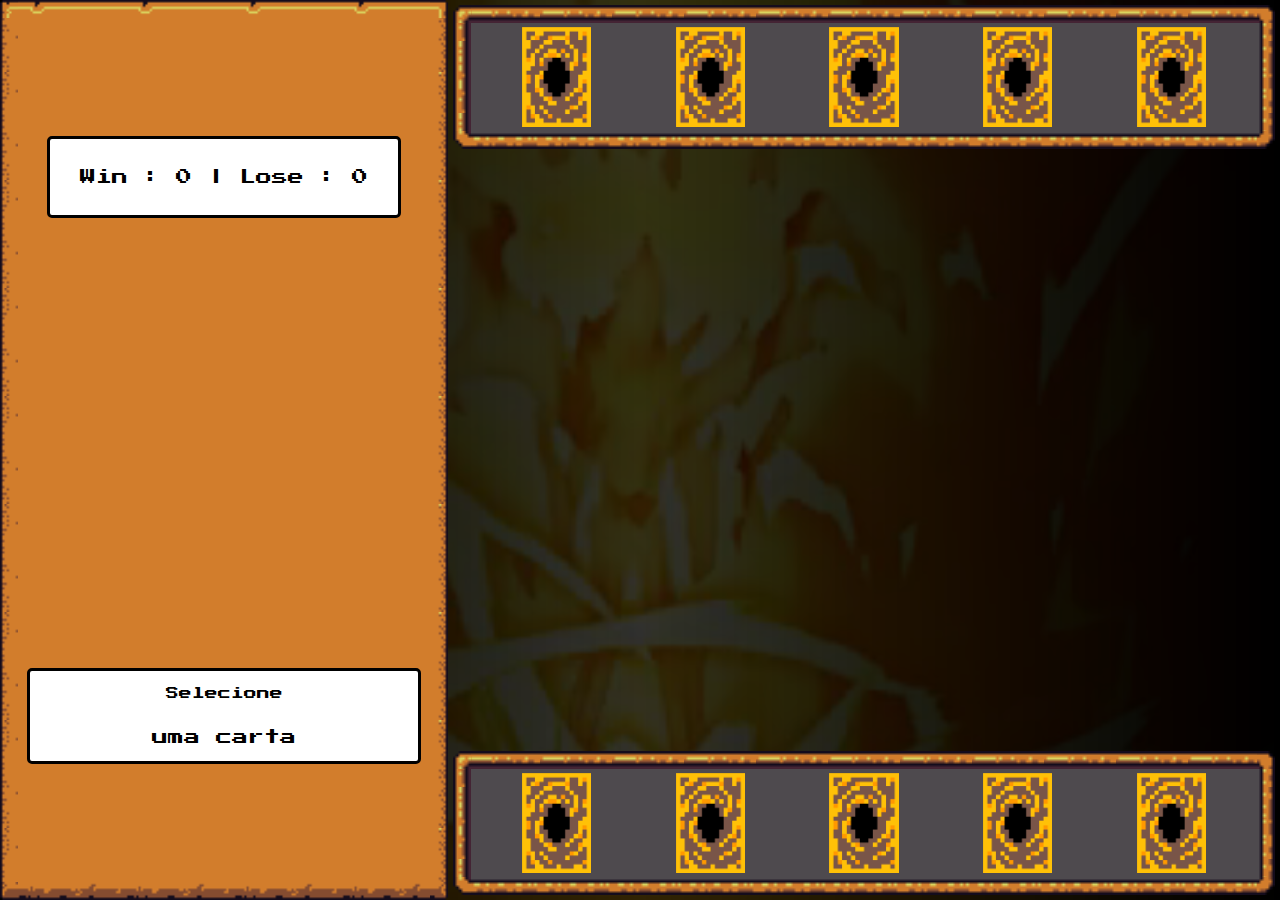
<file: cartas-game/index.html>
<!DOCTYPE html>
<html lang="pt-br">

<head>
    <meta charset="UTF-8">
    <meta name="viewport" content="width=device-width, initial-scale=1.0">
    <link rel="stylesheet" href="./src/styles/reset.css">
    <link rel="stylesheet" href="./src/styles/buttons.css">
    <link rel="stylesheet" href="./src/styles/containers_and_frames.css">
    <link rel="stylesheet" href="./src/styles/main.css">
    <link rel="preconnect" href="https://fonts.googleapis.com">
    <link rel="preconnect" href="https://fonts.gstatic.com" crossorigin>
    <link href="https://fonts.googleapis.com/css2?family=Press+Start+2P&display=swap" rel="stylesheet">
    <link rel="shortcut icon" href="./src/assets/favicon/Favicon.ico" type="image/x-icon">
    <title>Yu-Gi-Oh Card Game</title>
</head>

<body>
    <audio id="bgm" loop>
        <source src="./src/assets/audios/egyptian_duel.mp3" type="audio/mp3">
    </audio>
    <div class="bg-video">
        <video class="video" autoplay loop muted>
            <source src="./src/assets/video/yugi.mp4" type="video/mp4" />
        </video>
    </div>

    <div class="container">
        <div class="container__left framed-golden-2">
            <div class="score_box frame">
                <span id="score_points">Win : 0 | Lose : 0 </span>
            </div>
            <div class="menu_avatar">
                <img id="card-image">
            </div>
            <div class="card_details frame">
                <p id="card-name">Selecione</p>
                <p id="card-type">uma carta</p>
            </div>
        </div>

        <div class="container__right">
            <div class="card-box__container">
                <div class="card-box framed" id="computer-cards">

                </div>

                <div class="card-versus__container">
                    <div class="versus-top">
                        <div class="card-infield">
                            <img id="player-field-card" height="180px" width="125px">
                        </div>
                        <img height="100px" src="./src/assets/icons/millenium2.png" alt="">
                        <div class="card-infield">
                            <img id="computer-field-card" height="180px" width="125px">
                        </div>
                    </div>
                    <div class="versus-bottom">
                        <button id="next-duel" class="rpgui-button" onclick="resetDuel()">GANHOU</button>
                    </div>
                </div>

                <div class="card-box framed " id="player-cards">

                </div>
            </div>
        </div>
    </div>


    <script src="./src/scripts/engine.js"></script>
</body>

</html>
</file>
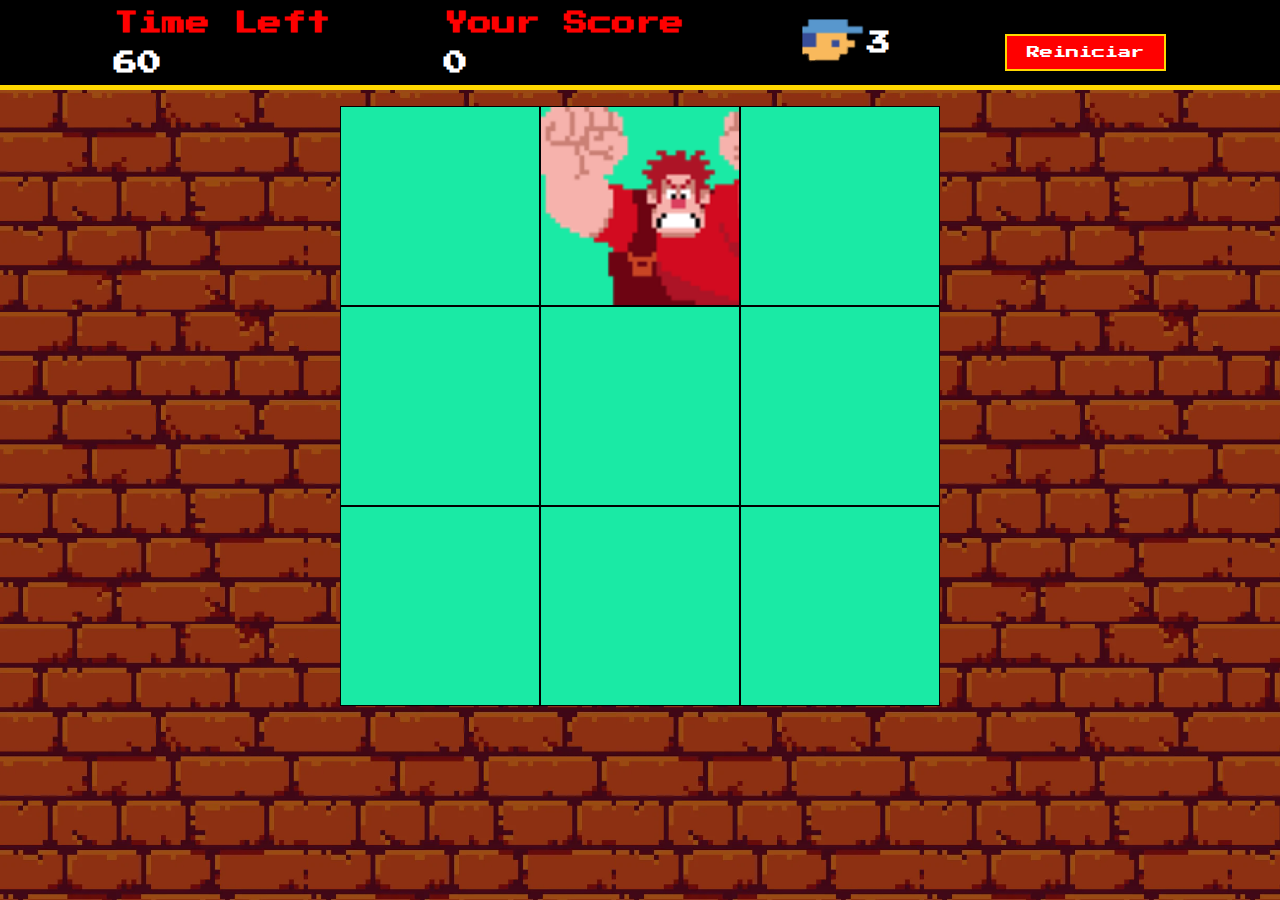
<file: detona ralph/index.html>
<!DOCTYPE html>
<html lang="pt-br">

<head>
  <meta charset="UTF-8">
  <meta name="viewport" content="width=device-width, initial-scale=1.0">
  <title>Detona Ralph</title>
 <link rel="shortcut icon" href="./src/imagens/favicon.jpg" type="image/x-icon">
  <!-- Fonts -->
  <link rel="preconnect" href="https://fonts.googleapis.com">
  <link rel="preconnect" href="https://fonts.gstatic.com" crossorigin>
  <link href="https://fonts.googleapis.com/css2?family=Bebas+Neue&family=Press+Start+2P&display=swap" rel="stylesheet">

  <!-- Styles -->
  <link rel="stylesheet" href="./src/styles/reset.css">
  <link rel="stylesheet" href="./src/styles/main.css">
</head>

<body>

  <div class="container">

    <div class="menu">

      <div class="menu-time">
        <h2 style="color: red;">Time Left</h2>
        <h2 id="time-left">60</h2>
      </div>

      <div class="menu-score">
        <h2 style="color: red;">Your Score</h2>
        <h2 id="score">0</h2>
      </div>

      <div class="menu-lives">
        <img src="./src/imagens/player.png" alt="foto do jogador" height="60px" />
        <h2 id="lives">3</h2>
      </div>

      <button id="restart-btn">Reiniciar</button>

    </div>

    <div class="panel">
      <div class="panel-row">
        <div class="square" id="1"></div>
        <div class="square" id="2"></div>
        <div class="square" id="3"></div>
      </div>

      <div class="panel-row">
        <div class="square enemy" id="4"></div>
        <div class="square" id="5"></div>
        <div class="square" id="6"></div>
      </div>

      <div class="panel-row">
        <div class="square" id="7"></div>
        <div class="square" id="8"></div>
        <div class="square" id="9"></div>
      </div>
    </div>

  </div>

  <script defer src="./src/scripts/engine.js"></script>
</body>

</html>
</file>
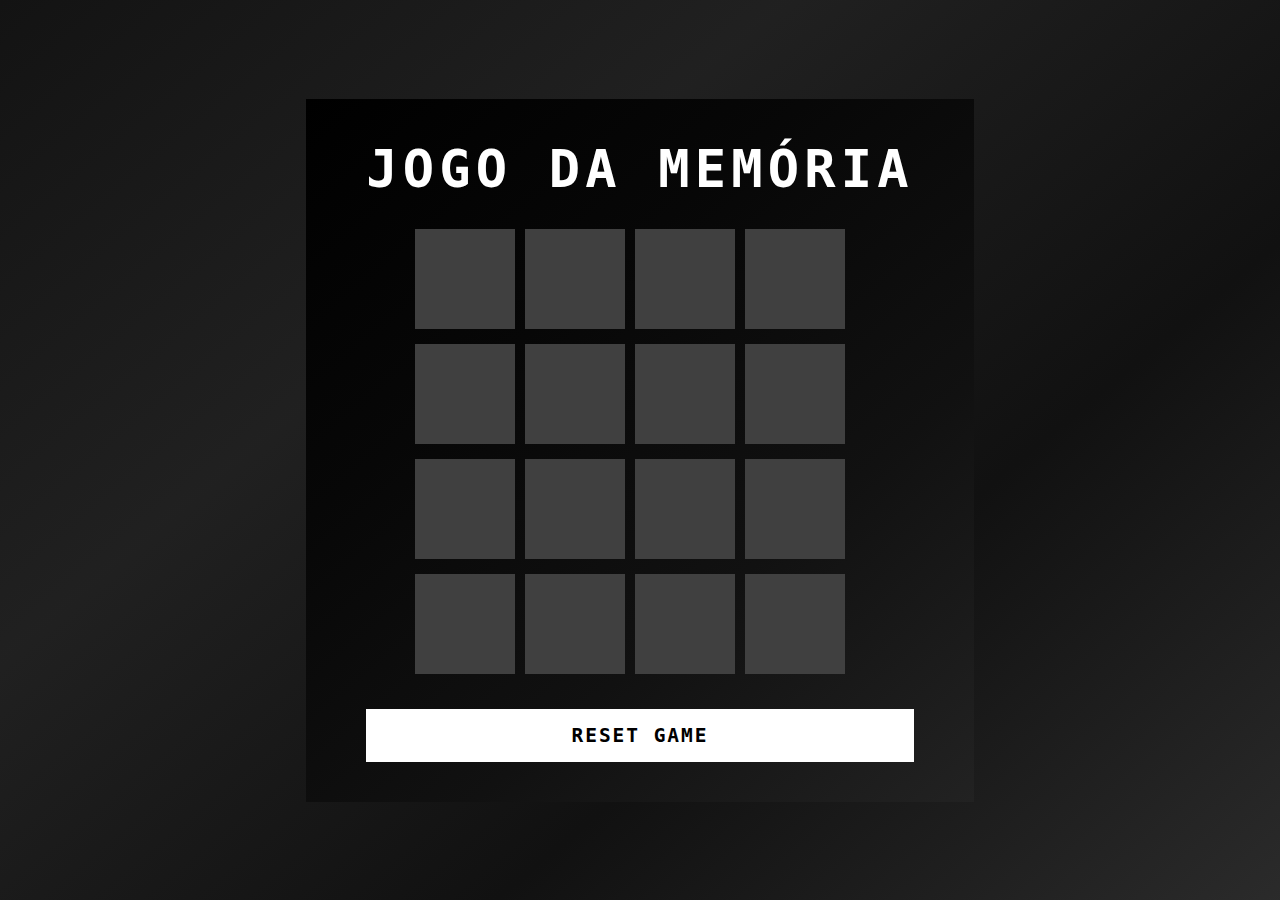
<file: memory game/index.html>
<!DOCTYPE html>
<html lang="pt-br">
<head>
    <meta charset="UTF-8">
    <meta name="viewport" content="width=device-width, initial-scale=1.0">
    <title>Jogo Da Memória</title>
    <link rel="stylesheet" href="./src/style/resert.css">
    <link rel="stylesheet" href="./src/style/main.css">
    <link rel="shortcut icon" href="./src/img/favicon.png" type="image/x-icon">
</head>
<body>
    <div class="container">
        <h2>JOGO DA MEMÓRIA</h2>
        <div class="game"></div>
        <button class="reset" onclick="window.location.reload()">RESET GAME</button>
    </div>

    <script src="./src/script/engine.js" defer></script>
</body>
</html>
</file>
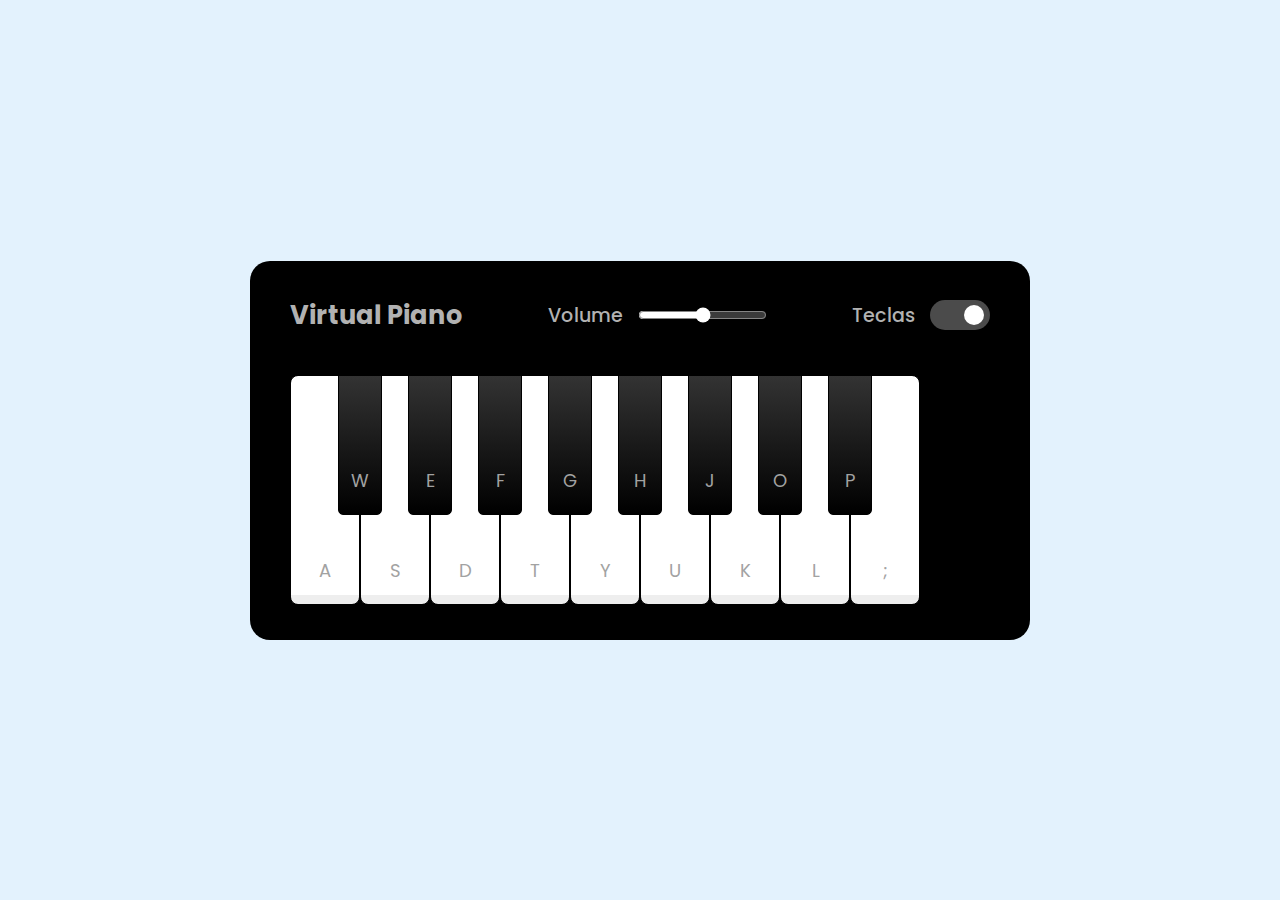
<file: music-keyboard/index.html>
<!DOCTYPE html>
<html lang="pt-br">

<head>
  <meta charset="UTF-8">
  <meta name="viewport" content="width=device-width, initial-scale=1.0">
  <title>Piano Simulator</title>

  <!-- styles -->
  <link rel="stylesheet" href="./src/styles/reset.css">
  <link rel="stylesheet" href="./src/styles/main.css">

  <!-- fonts -->
  <link rel="preconnect" href="https://fonts.googleapis.com">
  <link rel="preconnect" href="https://fonts.gstatic.com" crossorigin>
  <link
    href="https://fonts.googleapis.com/css2?family=Poppins:ital,wght@0,100;0,200;0,400;0,700;1,100;1,200;1,300;1,400&display=swap"
    rel="stylesheet">
</head>

<body>
  <div class="container">
    <header>
      <h2>Virtual Piano</h2>
      <div class="column volume-slider">
        <span>Volume</span> <input type="range" min="0" max="1" value="0.5" step="any">
      </div>
      <div class="column keys-check">
        <span>Teclas</span> <input type="checkbox" checked>
      </div>
    </header>
    <ul class="piano-keys">
      <li class="key white" data-key="a"><span>a</span></li>
      <li class="key black" data-key="w"><span>w</span></li>
      <li class="key white" data-key="s"><span>s</span></li>
      <li class="key black" data-key="e"><span>e</span></li>
      <li class="key white" data-key="d"><span>d</span></li>
      <li class="key black" data-key="f"><span>f</span></li>
      <li class="key white" data-key="t"><span>t</span></li>
      <li class="key black" data-key="g"><span>g</span></li>
      <li class="key white" data-key="y"><span>y</span></li>
      <li class="key black" data-key="h"><span>h</span></li>
      <li class="key white" data-key="u"><span>u</span></li>
      <li class="key black" data-key="j"><span>j</span></li>
      <li class="key white" data-key="k"><span>k</span></li>
      <li class="key black" data-key="o"><span>o</span></li>
      <li class="key white" data-key="l"><span>l</span></li>
      <li class="key black" data-key="p"><span>p</span></li>
      <li class="key white" data-key=";"><span>;</span></li>
    </ul>
  </div>

  <script src="./src/scripts/engine.js" defer></script>
</body>

</html>
</file>
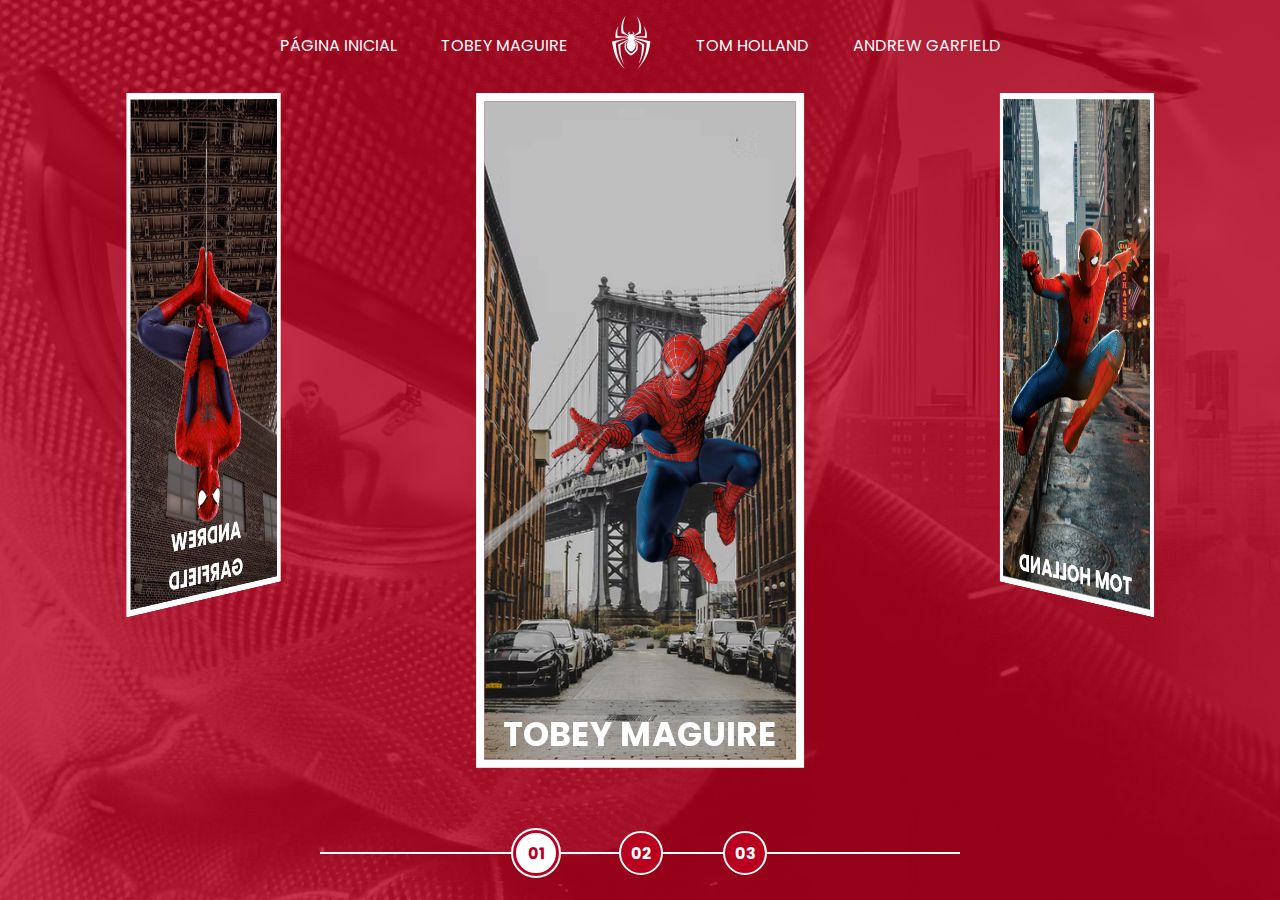
<file: spider-man-multiverses/index.html>
<!DOCTYPE html>
<html lang="en">
<head>
  <meta charset="UTF-8">
  <meta http-equiv="X-UA-Compatible" content="IE=edge">
  <meta name="viewport" content="width=device-width, initial-scale=1.0">
  <link rel="stylesheet" href="./assets/css/home-page-styles.css">
  <script src="./assets/scripts/script.js"></script>
  <title>Spider-Man | Multiversos</title>
</head>
<body>
  <nav class="s-menu">
    <ul>
      <li class="s-menu__item">
        <a href="/">Página Inicial</a>
      </li>
      <li class="s-menu__item">
        <a href="#">Tobey Maguire</a>
      </li>
      <li class="s-menu__item s-menu__icon">
        <img src="./assets/images/icons/spider.svg" alt="Spider-Man Multiverse">
      </li>
      <li class="s-menu__item">
        <a href="#">Tom Holland</a>
      </li>
      <li class="s-menu__item">
        <a href="#">Andrew Garfield</a>
      </li>
    </ul>
  </nav>
  <div class="s-container">
    <div class="s-cards-carousel" style="transform: translateZ(-40vw) rotateY(0deg);">
      <a href="./pages/tobey-maguire/spiderman1.html" class="s-card" id="spider-man-01">
        <img class="s-card__background" src="./assets/images/pic-sm-bg-01.jpg">
        <img class="s-card__image" src="./assets/images/spider-man-01.png" alt="Tobey Maguire">
        <h2 class="s-card__title">Tobey Maguire</h2>
      </a>
      <a href="./pages/tom-holland/spiderman1.html" class="s-card" id="spider-man-02">
        <img class="s-card__background" src="./assets/images/pic-sm-bg-02.jpg">
        <img class="s-card__image" src="./assets/images/spider-man-02.png" alt="Tom Holland">
        <h2 class="s-card__title">Tom Holland</h2>
      </a>
      <a href="./pages/andrew-garfield/spiderman1.html" class="s-card" id="spider-man-03">
        <img class="s-card__background" src="./assets/images/pic-sm-bg-03.jpg">
        <img class="s-card__image" src="./assets/images/spider-man-03.png" alt="Andrew Garfield">
        <h2 class="s-card__title">Andrew Garfield</h2>
      </a>
    </div>
  </div>

  <div class="s-controller">
    <div id="1" onclick="selectCarouselItem(this)" class="s-controller__button s-controller__button--active">
      01
    </div>
    <div id="2" onclick="selectCarouselItem(this)" class="s-controller__button">
      02
    </div>
    <div id="3" onclick="selectCarouselItem(this)" class="s-controller__button">
      03
    </div>
    <div class="s-controller__line"></div>
  </div>
</body>
</html>
</file>
<file: cartas-game/src/styles/buttons.css>
/**
* Styling for buttons
*/

/* button style */
.rpgui-button {
  /* hide button default stuff */
  background-color: Transparent;
  background-repeat: no-repeat;
  border: none;
  overflow: hidden;
  outline: none;

  /* background */
  background: url("../assets/rpg/button.png") no-repeat no-repeat;
  background-clip: padding-box;
  background-origin: padding-box;
  background-position: center;
  background-size: 100% 100%;

  /* font size */
  font-size: 1em;

  /* default size and display */
  max-width: 100%;
  min-width: 140px;
  height: 60px;
  display: inline-block;

  /* padding */
  padding-left: 35px;
  padding-right: 35px;
}

/* button hover */
.rpgui-button.hover,
.rpgui-button:hover {
  background-image: url("../assets/rpg/button-hover.png");
}

/* button clicked */
.rpgui-button.down,
.rpgui-button:active {
  background-image: url("../assets/rpg/button-down.png");
}

/* golden button stuff */
.rpgui-button.golden p {
  display: inline-block;
}

/* golden button style */
.rpgui-button.golden {
  /* hide button default stuff */
  background-color: Transparent;
  background-repeat: no-repeat;
  border: none;
  overflow: hidden;
  outline: none;

  /* background */
  background: url("../assets/rpg/button-golden.png") no-repeat no-repeat;
  background-clip: padding-box;
  background-origin: padding-box;
  background-position: center;
  background-size: 100% 80%;

  /* default size and display */
  max-width: 100%;
  min-width: 140px;
  height: 60px;
  display: inline-block;

  /* padding */
  padding-top: 5px;
  padding-left: 35px;
  padding-right: 35px;
  overflow: visible;
}

/* button hover */
.rpgui-button.golden.hover,
.rpgui-button.golden:hover {
  background-image: url("../assets/rpg/button-golden-hover.png");
}

/* button clicked */
.rpgui-button.golden.down,
.rpgui-button.golden:active {
  background-image: url("../assets/rpg/button-golden-down.png");
}

.rpgui-button.golden:before {
  white-space: nowrap;
  display: inline-block;
  content: "";
  width: 34px;
  display: block;
  height: 110%;
  background: transparent url("../assets/rpg/button-golden-left.png") no-repeat right center;
  background-size: 100% 100%;
  margin: 0 0 0 0;
  left: 0px;
  float: left;
  margin-left: -46px;
  margin-top: -5%;
}

.rpgui-button.golden:after {
  white-space: nowrap;
  display: block;
  content: "";
  width: 34px;
  height: 110%;
  background: transparent url("../assets/rpg/button-golden-right.png") no-repeat left center;
  background-size: 100% 100%;
  margin: 0 0 0 0;
  right: 0px;
  float: right;
  margin-right: -46px;
  margin-top: -5%;
}

/*
.rpgui-button.golden:hover:before {

  background-image: url('img/button-golden-left-hover.png');
}

.rpgui-button.golden:hover:after {

  background-image: url('img/button-golden-right-hover.png');
}
*/
</file>
<file: cartas-game/src/styles/containers_and_frames.css>
/**
* customized divs (containers) and framed objects (background and frame image).
*/

/* game div without background image*/
.rpgui-container {
  /* position style and default z */
  position: fixed;
  z-index: 10;

  overflow: show;
}

/* game div with background image*/
.framed {
  /* border */
  border-style: solid;
  border-image-source: url("../assets/rpg/border-image.png");
  border-image-repeat: repeat;
  border-image-slice: 6 6 6 6;
  border-image-width: 18px;
  border-width: 15px;
  padding: 12px;

  /* internal border */
  box-sizing: border-box;
  -moz-box-sizing: border-box;
  -webkit-box-sizing: border-box;

  /* background */
  background: url("../assets/rpg/background-image.png") repeat repeat;
  background-clip: padding-box;
  background-origin: padding-box;
  background-position: center;
}

/* game div with golden background image*/
.framed-golden {
  /* border */
  border-style: solid;
  border-image-source: url("../assets/rpg/border-image-golden.png");
  border-image-repeat: repeat;
  border-image-slice: 4 4 4 4;
  border-image-width: 18px;
  border-width: 15px;
  padding: 12px;

  /* internal border */
  box-sizing: border-box;
  -moz-box-sizing: border-box;
  -webkit-box-sizing: border-box;

  /* background */
  background: url("../assets/rpg/background-image-golden.png") repeat repeat;
  background-clip: padding-box;
  background-origin: padding-box;
  background-position: center;
}

/* game div with golden2 background image*/
.framed-golden-2 {
  /* border */
  border-style: solid;
  border-image-source: url("../assets/rpg/border-image-golden2.png");
  border-image-repeat: repeat;
  border-image-slice: 8 8 8 8;
  border-image-width: 18px;
  border-width: 15px;
  padding: 12px;

  /* internal border */
  box-sizing: border-box;
  -moz-box-sizing: border-box;
  -webkit-box-sizing: border-box;

  /* background */
  background: url("../assets/rpg/background-image-golden2.png") repeat repeat;
  background-clip: padding-box;
  background-origin: padding-box;
  background-position: center;
}

/* game div with soft grey background image*/
.framed-grey {
  position: relative;

  /* border */
  border-style: solid;
  border-image-source: url("../assets/rpg/border-image-grey.png");
  border-image-repeat: repeat;
  border-image-slice: 3 3 3 3;
  border-image-width: 7px;
  border-width: 7px;
  padding: 12px;

  /* internal border */
  box-sizing: border-box;
  -moz-box-sizing: border-box;
  -webkit-box-sizing: border-box;

  /* background */
  background: url("../assets/rpg/background-image-grey.png") repeat repeat;
  background-clip: padding-box;
  background-origin: padding-box;
  background-position: center;
}
</file>
<file: cartas-game/src/styles/main.css>
body {
    cursor: url("../assets/cursor/yugicursor.png"), default;
}

button,
a,
img:hover,
button:hover,
a:hover {
    cursor: url("../assets/cursor/yamiyugicursorGLOW.png"), auto;
}

.bg-video {
    position: absolute;
    z-index: -2;
    width: 100vw;
    height: 100vh;
    overflow: hidden;
    display: flex;
    justify-content: center;
}

.bg-video .video {
    height: 100vh;

}

.bg-video::after {
    content: "";
    position: absolute;
    top: 0;
    left: 0;
    height: 100vh;
    width: 100vw;
    background: linear-gradient(90deg, rgba(0, 0, 0, 1) 0%, rgba(0, 0, 0, 0.8) 50%, rgba(0, 0, 0, 1) 100%);
}

.container {
    position: relative;
    z-index: 3;
    display: flex;
    height: 100vh;
}

.container__left {
    width: 35%;
    min-width: 10em;
    display: flex;
    flex-direction: column;
    align-items: center;
    justify-content: space-around;
}

.container__right {
    width: 65%;
}

.score_box {
    background-color: #fff;
    padding: 30px;
}

.frame {
    border: 3px solid #000;
    border-radius: 5px;
}

.card_details {
    background-color: #fff;
    padding: 1rem;
    display: flex;
    flex-direction: column;
    align-items: center;
    justify-content: space-between;
    height: 6rem;
    width: 100%;
}

#card-name {
    font-size: 0.8rem;

}

#card-type {
    font-size: 1rem;
}

.card-box__container {
    height: 100vh;
    display: flex;
    flex-direction: column;
    justify-content: space-between;
    padding: 0.3rem;
}

.card-versus__container {
    display: flex;
    flex-direction: column;
    justify-items: center;
    align-content: center;
    padding-top: 0.1rem;
    height: 300px;
    border: #fff;
}

.versus-top,
.versus-bottom {
    display: flex;
    align-items: center;
    justify-content: center;
}

.versus-bottom {
    margin-top: 1rem;
}

#next-duel {
    display: none;
}

.card-box {
    height: 9rem;
    width: 100%;
    display: flex;
    flex-direction: row;
    align-items: center;
    justify-content: space-around;
}

.card-infield {
    height: 11.2rem;
    width: 8rem;
    border-radius: 8px;
    border: 1px solid #fff;
}

.card {
    transition: transform 0.2s;
}

.card:hover {
    transform: scale(1.2);
}
</file>
<file: detona ralph/src/styles/main.css>
.container {
  display: flex;
  flex-direction: column;
  height: 100vh;
  background-image: url("../imagens/wall.png");
}

.menu {
  display: flex;
  justify-content: space-evenly;
  align-items: center;

  height: 90px;
  width: 100%;
  background-color: #000000;
  color: #ffffff;
  border-bottom: 5px solid #ffd700;
}

.panel {
  margin-top: 1rem;
  display: flex;
  align-items: center;
  justify-content: center;
}

.square {
  height: 200px;
  width: 200px;
  border: 1px solid #000000;
  background-color: #1aeaa5;
}

.enemy {
  background-image: url("../imagens/ralph.png");
  background-size: cover;
}

.menu-lives {
  display: flex;
  align-items: center;
  justify-content: center;
}

.menu-time h2:nth-child(2),
.menu-score h2:nth-child(2) {
  margin-top: 1rem;
}

#restart-btn {
    margin-top: 20px;
    padding: 10px 20px;
    font-family: 'Press Start 2P';
    cursor: pointer;
    background-color: #ff0000;
    border: 2px solid #ffd700;
    color: #ffffff;

}
</file>
<file: memory game/src/style/resert.css>
*{
    padding: 0;
    margin: 0;
    outline: none;
    box-sizing: border-box;
    font-family: monospace;
}
</file>
<file: memory game/src/style/main.css>
body{
    display: flex;
    justify-content: center;
    align-items: center;
    min-height: 100vh;
    background: linear-gradient(140deg, #000000ec, #070707e5, #111111, #222222f5);
    user-select: none;
}

.container{
    position: relative;
    display: flex;
    flex-direction: column;
    justify-content: center;
    align-items: center;
    gap: 30px;
    background: linear-gradient(140deg, #000000, #070707, #111111, #222222);
    padding: 40px 60px;
}

h2{
    font-size: 4em;
    color: #ffffff;
    text-transform: uppercase;
    letter-spacing: 0.1em;
}

.reset{
    padding: 15px 20px;
    width: 100%;
    color: #000000;
    background-color: #ffffff;
    border: none;
    font-size: 1.5em;
    letter-spacing: 0.1em;
    text-transform: uppercase;
    cursor: pointer;
    font-weight: 600;
}
.reset:focus {
    color: #ffffff;
    background-color: #03001e;
}

.game {
    width: 450px;
    height: 450px;
    display: flex;
    flex-wrap: wrap;
    gap: 10px;
    transform-style: preserve-3d;
    perspective: 500px;
}

.item {
    position: relative;
    width: 100px;
    height: 100px;
    display: flex;
    align-items: center;
    justify-content: center;
    background-color: #ffffff;
    font-size: 5em;
    transform: rotateY(360deg);
    transition: 0.25s;
}
.item::after{
    content: " ";
    position: absolute;
    inset: 0;
    background: #404040;
    transition: 0.25s;
    transform: rotateY(0deg);
    backface-visibility: hidden;
}
.item.boxOpen {
    transform: rotateY(0deg);

}

.boxOpen::after, .boxMatch::after {
    transform: rotateY(180deg);
}
</file>
<file: music-keyboard/src/styles/main.css>
body {
  display: flex;
  align-items: center;
  justify-content: center;
  min-height: 100vh;
  background-color: #e3f2fd;
  color: #fff;
}

.container {
  width: 780px;
  border-radius: 20px;
  padding: 35px 40px;
  background-color: black;
}

.container header {
  color: #b2b2b2;
  display: flex;
  align-items: center;
  justify-content: space-between;
}

header h2 {
  font-size: 1.6rem;
}

header .column {
  display: flex;
  align-items: center;
}

header .column span {
  font-weight: 500;
  margin-right: 15px;
  font-size: 1.19rem;
}

.volume-slider input {
  accent-color: #fff;
}

.keys-check input {
  width: 60px;
  height: 30px;
  appearance: none;
  border-radius: 30px;
  background-color: #4b4b4b;
  cursor: pointer;
  position: relative;
}

.keys-check input::before {
  content: "";
  height: 20px;
  width: 20px;
  background-color: #8c8c8c;
  top: 50%;
  left: 0.3rem;
  border-radius: inherit;
  position: absolute;
  transform: translateY(-50%);
  transition: all 0.3s ease;
}

.keys-check input:checked::before {
  left: 2.1rem;
  background-color: #fff;
}

.piano-keys {
  display: flex;
  margin-top: 40px;
}
.piano-keys .key {
  cursor: pointer;
  user-select: none;
  list-style: none;
  color: #a2a2a2;
  position: relative;
  text-transform: uppercase;
}

.piano-keys .white {
  width: 70px;
  height: 230px;
  border: 1px solid black;
  border-radius: 8px;
  background: linear-gradient(#fff 96%, #eee 4%);
}

.piano-keys .black {
  width: 44px;
  height: 140px;
  z-index: 2;
  margin: 0 -22px 0 -22px;
  border: 1px solid black;
  border-radius: 0 0 5px 5px;
  background: linear-gradient(#333, #000);
}

.piano-keys span {
  position: absolute;
  bottom: 20px;
  width: 100%;
  text-align: center;
  font-size: 1.13rem;
}

.piano-keys .white.active {
  box-shadow: inset -5px 5px 20px rgba(0, 0, 0, 0.2);
  background: linear-gradient(to bottom #fff 0%, #eee 100%);
}

.piano-keys .black.active {
  box-shadow: inset -5px 5px 10px rgba(255, 255, 255, 0.1);
  background: linear-gradient(to bottom #000, #434343);
}

.piano-keys .key.hide span {
  display: none;
}
</file>
<file: spider-man-multiverses/assets/css/home-page-styles.css>
@import url('reset.css');
@import url('global.css');

body {
  background-color: var(--primary-color);
}

body::before {
  content: "";
  background-image: url('../images/spider-man-background.jpg');
  background-repeat: no-repeat;
  background-position: center;
  background-size: cover;
  width: 100%;
  height: 100%;
  position: absolute;
  opacity: 0.2;
  transition: background-image 1s ease-in-out, opacity 1s ease-in-out;
}

.s-menu {
  padding: 1rem 0;
  width: 100%;
  text-align: center;
  position: relative;
}

.s-menu__item {
  display: inline-block;
  text-transform: uppercase;
  margin: 0 1.25rem;
}

.s-menu__icon {
  width: 2.5rem;
  margin: 0 1.25rem;
  vertical-align: middle;
}

.s-container {
  position: relative;
  display: flex;
  align-items: center;
  justify-content: space-evenly;
  perspective: 3000px;
}

.s-card {
  border: 0.5rem solid white;
  width: 100%;
  height: 70vh;
  position: absolute;
  transition: filter .5s ease-in-out;
}

.s-card:nth-child(1) {
  transform: rotateY(0deg) translateZ(50vw);
}

.s-card:nth-child(2) {
  transform: rotateY(120deg) translateZ(50vw);
}

.s-card:nth-child(3) {
  transform: rotateY(240deg) translateZ(50vw);
}

.s-card__background {
  width: 100%;
  height: 100%;
  object-fit: cover;
  position: absolute;
  opacity: 1;
  transition: opacity 1s ease-in-out;
}

.s-card__image {
  width: 100%;
  height: 100%;
  object-fit: contain;
  position: relative;
  transition: 1s ease-in-out;
}

.s-card__title {
  font-size: 2rem;
  text-transform: uppercase;
  text-align: center;
  position: absolute;
  width: 100%;
  bottom: 0;
  transition: bottom 1s ease-in-out;
}

.s-controller {
  position: absolute;
  display: flex;
  justify-content: center;
  align-items: center;
  margin-top: 3rem;
  bottom: 1.5rem;
  width: 100%;
}

.s-controller__button {
  display: flex;
  align-items: center;
  justify-content: center;
  width: 2.5rem;
  height: 2.5rem;
  border: 2px solid white;
  border-radius: 50%;
  background-color: var(--primary-color);
  text-align: center;
  font-size: 1rem;
  font-weight: bold;
  cursor: pointer;
  z-index: 1;
  transition: transform 0.3s ease-in-out;
}

.s-controller__button:hover {
  transform: scale(1.1);
}

.s-controller__button:nth-child(2) {
  margin: 0 3.75rem;
}

.s-controller__button--active {
  background-color: white;
  color: var(--primary-color);
  border: 0.1875rem solid var(--primary-color);
  outline: 0.125rem solid white;
}

.s-controller__line {
  background-color: white;
  width: 50%;
  height: 2px;
  position: absolute;
}

/* Hover Animation */

.s-card--hovered .s-card__background {
  cursor: pointer;
  opacity: 0;
}

.s-card--hovered .s-card__image {
  transform: scale(1.4);
  filter: drop-shadow(30px 10px 4px rgba(0, 0, 0, .5));
}

body#spider-man-01-hovered::before {
  background-image: url('../images/pic-sm-bg-01.jpg');
}

body#spider-man-02-hovered::before {
  background-image: url('../images/pic-sm-bg-02.jpg');
}

body#spider-man-03-hovered::before {
  background-image: url('../images/pic-sm-bg-03.jpg');
}

body[id^="spider-man-"]::before {
  opacity: 1;
}

body[id^="spider-man-"] .s-card:not(.s-card--hovered) {
  filter: grayscale(100%);
}

.s-card--hovered .s-card__title {
  bottom: 50%;
}

.s-cards-carousel {
  display: flex;
  justify-content: center;
  width: calc(100vw / 3 - 10%);
  transform-style: preserve-3d;
  transition: transform 0.4s ease-in;
}
</file>
